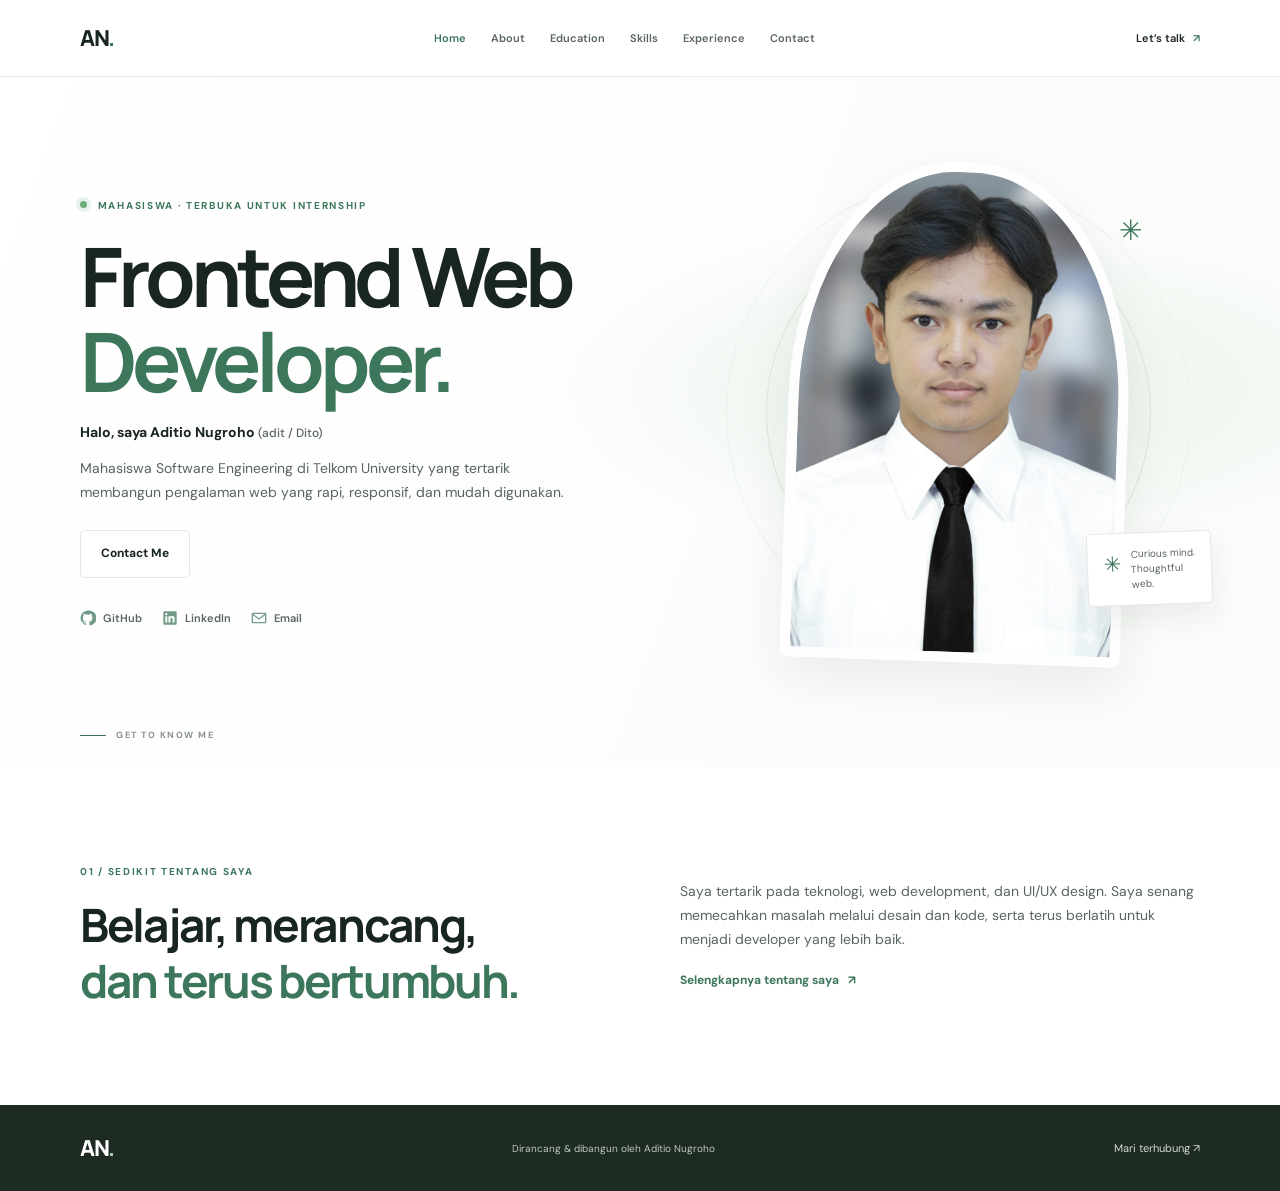
<file: tugas 1/index.html>
<!DOCTYPE html>
<html lang="id">
<head>
  <meta charset="UTF-8">
  <meta name="viewport" content="width=device-width, initial-scale=1.0">
  <meta name="description" content="Portfolio Aditio Nugroho, mahasiswa Software Engineering dengan fokus Frontend Web Development.">
  <title>Aditio Nugroho | Frontend Web Developer</title>
  <link rel="preconnect" href="https://fonts.googleapis.com">
  <link rel="preconnect" href="https://fonts.gstatic.com" crossorigin>
  <link href="https://fonts.googleapis.com/css2?family=DM+Sans:wght@400;500;600;700&family=Manrope:wght@400;500;600;700;800&display=swap" rel="stylesheet">
  <link rel="stylesheet" href="css/global.css">
  <link rel="stylesheet" href="css/home.css">
</head>
<body>
  <header class="site-header">
    <nav class="nav container" aria-label="Navigasi utama">
      <a class="brand" href="index.html">AN<span>.</span></a>
      <ul class="nav-links">
        <li><a class="active" href="index.html">Home</a></li>
        <li><a href="pages/about.html">About</a></li>
        <li><a href="pages/education.html">Education</a></li>
        <li><a href="pages/skills.html">Skills</a></li>
        <li><a href="pages/experience.html">Experience</a></li>
        <li><a href="pages/contact.html">Contact</a></li>
      </ul>
      <a class="nav-cta" href="pages/contact.html">Let’s talk <span aria-hidden="true">↗</span></a>
    </nav>
  </header>

  <main>
    <section class="hero">
      <div class="hero-inner container">
        <div class="hero-copy">
          <p class="eyebrow"><span class="status-dot"></span> MAHASISWA · TERBUKA UNTUK INTERNSHIP</p>
          <h1>Frontend Web<br><span>Developer.</span></h1>
          <p class="hero-name">Halo, saya Aditio Nugroho <span>(adit / Dito)</span></p>
          <p class="hero-description">Mahasiswa Software Engineering di Telkom University yang tertarik membangun pengalaman web yang rapi, responsif, dan mudah digunakan.</p>
          <div class="hero-actions">
            <a class="button button-secondary" href="pages/contact.html">Contact Me</a>
          </div>
          <div class="social-links" aria-label="Social media">
            <a href="https://github.com/" target="_blank" rel="noreferrer"><img src="assets/icons/github.svg" alt=""> GitHub</a>
            <a href="https://www.linkedin.com/" target="_blank" rel="noreferrer"><img src="assets/icons/linkedin.svg" alt=""> LinkedIn</a>
            <a href="pages/contact.html"><img src="assets/icons/email.svg" alt=""> Email</a>
          </div>
        </div>
        <div class="hero-visual">
          <div class="hero-ring ring-one"></div>
          <div class="hero-ring ring-two"></div>
          <img class="profile-image" src="images/foto saya.jpeg" alt="Ilustrasi profil Aditio Nugroho">
          <div class="hero-note"><span>✳</span> Curious mind.<br>Thoughtful web.</div>
          <span class="hero-spark" aria-hidden="true">✳</span>
        </div>
      </div>
      <a class="scroll-cue" href="pages/about.html"><span></span> GET TO KNOW ME</a>
    </section>

    <section class="home-intro section">
      <div class="container home-intro-grid">
        <div>
          <p class="eyebrow">01 / SEDIKIT TENTANG SAYA</p>
          <h2>Belajar, merancang,<br><span>dan terus bertumbuh.</span></h2>
        </div>
        <div>
          <p>Saya tertarik pada teknologi, web development, dan UI/UX design. Saya senang memecahkan masalah melalui desain dan kode, serta terus berlatih untuk menjadi developer yang lebih baik.</p>
          <a class="text-link" href="pages/about.html">Selengkapnya tentang saya <span aria-hidden="true">↗</span></a>
        </div>
      </div>
    </section>

  </main>

  <footer class="site-footer">
    <div class="container footer-inner">
      <a class="brand brand-light" href="index.html">AN<span>.</span></a>
      <p>Dirancang &amp; dibangun oleh Aditio Nugroho</p>
      <a href="pages/contact.html">Mari terhubung <span aria-hidden="true">↗</span></a>
    </div>
  </footer>
</body>
</html>
</file>
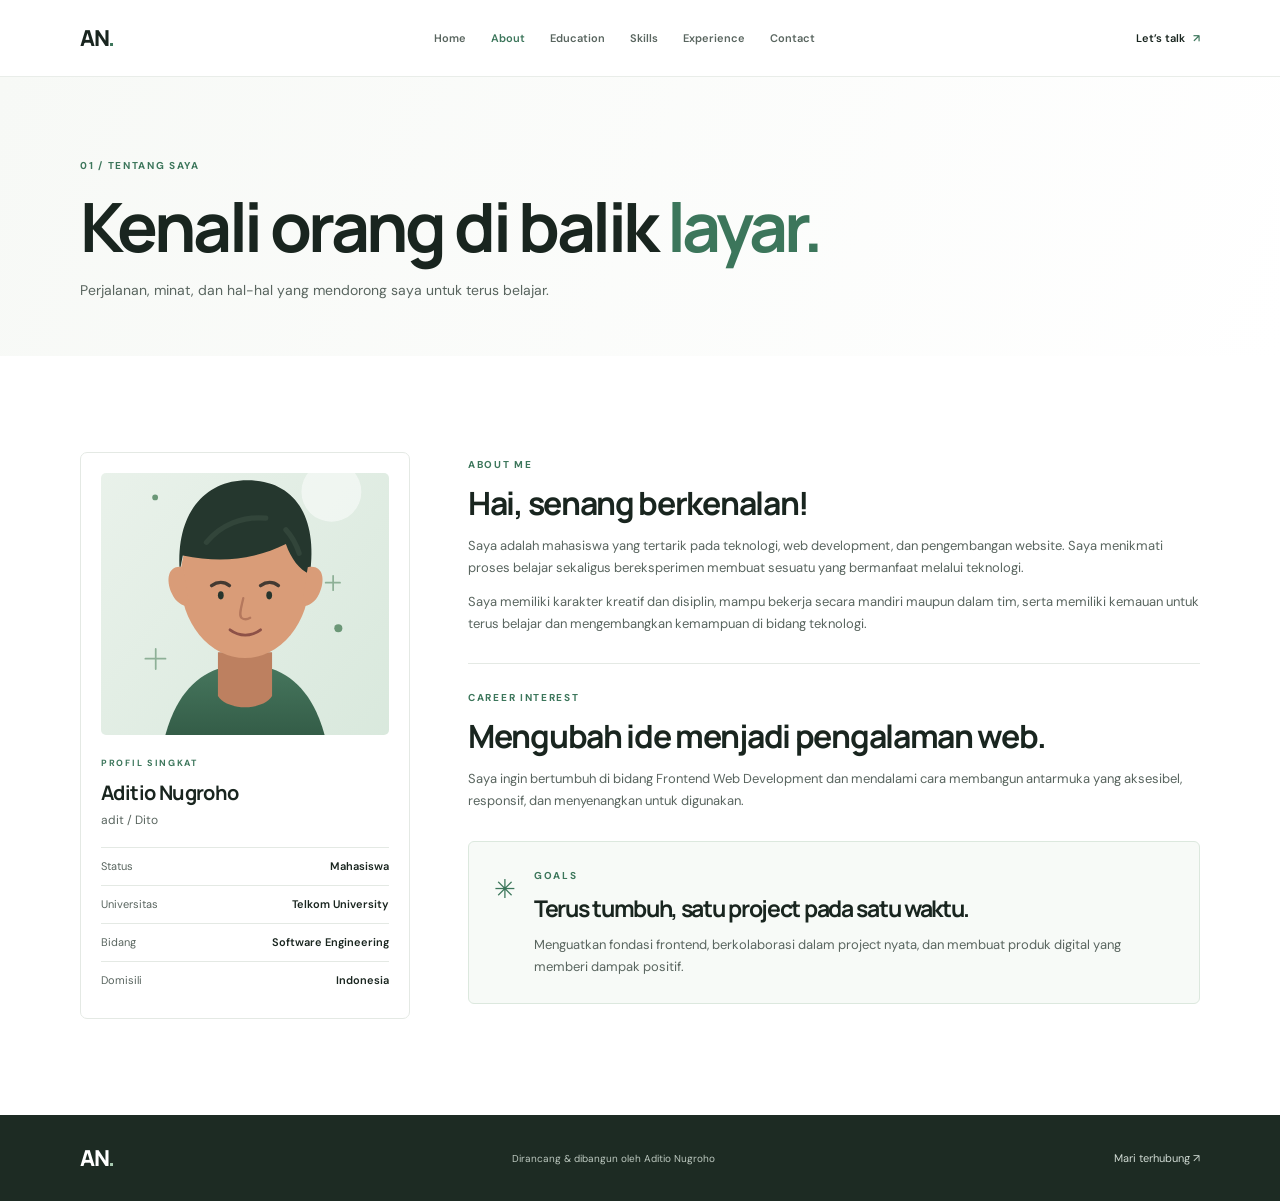
<file: tugas 1/pages/about.html>
<!DOCTYPE html>
<html lang="id">
<head>
  <meta charset="UTF-8">
  <meta name="viewport" content="width=device-width, initial-scale=1.0">
  <meta name="description" content="Tentang Aditio Nugroho, mahasiswa Software Engineering yang berfokus pada frontend development.">
  <title>About | Aditio Nugroho</title>
  <link rel="preconnect" href="https://fonts.googleapis.com"><link rel="preconnect" href="https://fonts.gstatic.com" crossorigin>
  <link href="https://fonts.googleapis.com/css2?family=DM+Sans:wght@400;500;600;700&family=Manrope:wght@400;500;600;700;800&display=swap" rel="stylesheet">
  <link rel="stylesheet" href="../css/global.css"><link rel="stylesheet" href="../css/about.css">
</head>
<body>
  <header class="site-header"><nav class="nav container" aria-label="Navigasi utama">
    <a class="brand" href="../index.html">AN<span>.</span></a>
    <ul class="nav-links">
      <li><a href="../index.html">Home</a></li><li><a class="active" href="about.html">About</a></li><li><a href="education.html">Education</a></li><li><a href="skills.html">Skills</a></li><li><a href="experience.html">Experience</a></li><li><a href="contact.html">Contact</a></li>
    </ul>
    <a class="nav-cta" href="contact.html">Let’s talk <span aria-hidden="true">↗</span></a>
  </nav></header>
  <main>
    <section class="page-hero"><div class="container"><p class="eyebrow">01 / TENTANG SAYA</p><h1>Kenali orang di balik <span>layar.</span></h1><p class="page-lead">Perjalanan, minat, dan hal-hal yang mendorong saya untuk terus belajar.</p></div></section>
    <section class="section"><div class="container about-layout">
      <aside class="profile-card">
        <img src="../images/profile.svg" alt="Ilustrasi profil Aditio Nugroho">
        <p class="eyebrow">PROFIL SINGKAT</p><h2>Aditio Nugroho</h2><p class="profile-nickname">adit / Dito</p>
        <dl><div><dt>Status</dt><dd>Mahasiswa</dd></div><div><dt>Universitas</dt><dd>Telkom University</dd></div><div><dt>Bidang</dt><dd>Software Engineering</dd></div><div><dt>Domisili</dt><dd>Indonesia</dd></div></dl>
      </aside>
      <div class="about-content">
        <article class="about-block"><p class="eyebrow">ABOUT ME</p><h2>Hai, senang berkenalan!</h2><p>Saya adalah mahasiswa yang tertarik pada teknologi, web development, dan pengembangan website. Saya menikmati proses belajar sekaligus bereksperimen membuat sesuatu yang bermanfaat melalui teknologi.</p><p>Saya memiliki karakter kreatif dan disiplin, mampu bekerja secara mandiri maupun dalam tim, serta memiliki kemauan untuk terus belajar dan mengembangkan kemampuan di bidang teknologi.</p></article>
        <article class="about-block interest-block"><p class="eyebrow">CAREER INTEREST</p><h2>Mengubah ide menjadi pengalaman web.</h2><p>Saya ingin bertumbuh di bidang Frontend Web Development dan mendalami cara membangun antarmuka yang aksesibel, responsif, dan menyenangkan untuk digunakan.</p></article>
        <article class="goal-card"><span class="goal-mark" aria-hidden="true">✳</span><div><p class="eyebrow">GOALS</p><h2>Terus tumbuh, satu project pada satu waktu.</h2><p>Menguatkan fondasi frontend, berkolaborasi dalam project nyata, dan membuat produk digital yang memberi dampak positif.</p></div></article>
      </div>
    </div></section>
  </main>
  <footer class="site-footer"><div class="container footer-inner"><a class="brand brand-light" href="../index.html">AN<span>.</span></a><p>Dirancang &amp; dibangun oleh Aditio Nugroho</p><a href="contact.html">Mari terhubung <span aria-hidden="true">↗</span></a></div></footer>
</body>
</html>
</file>
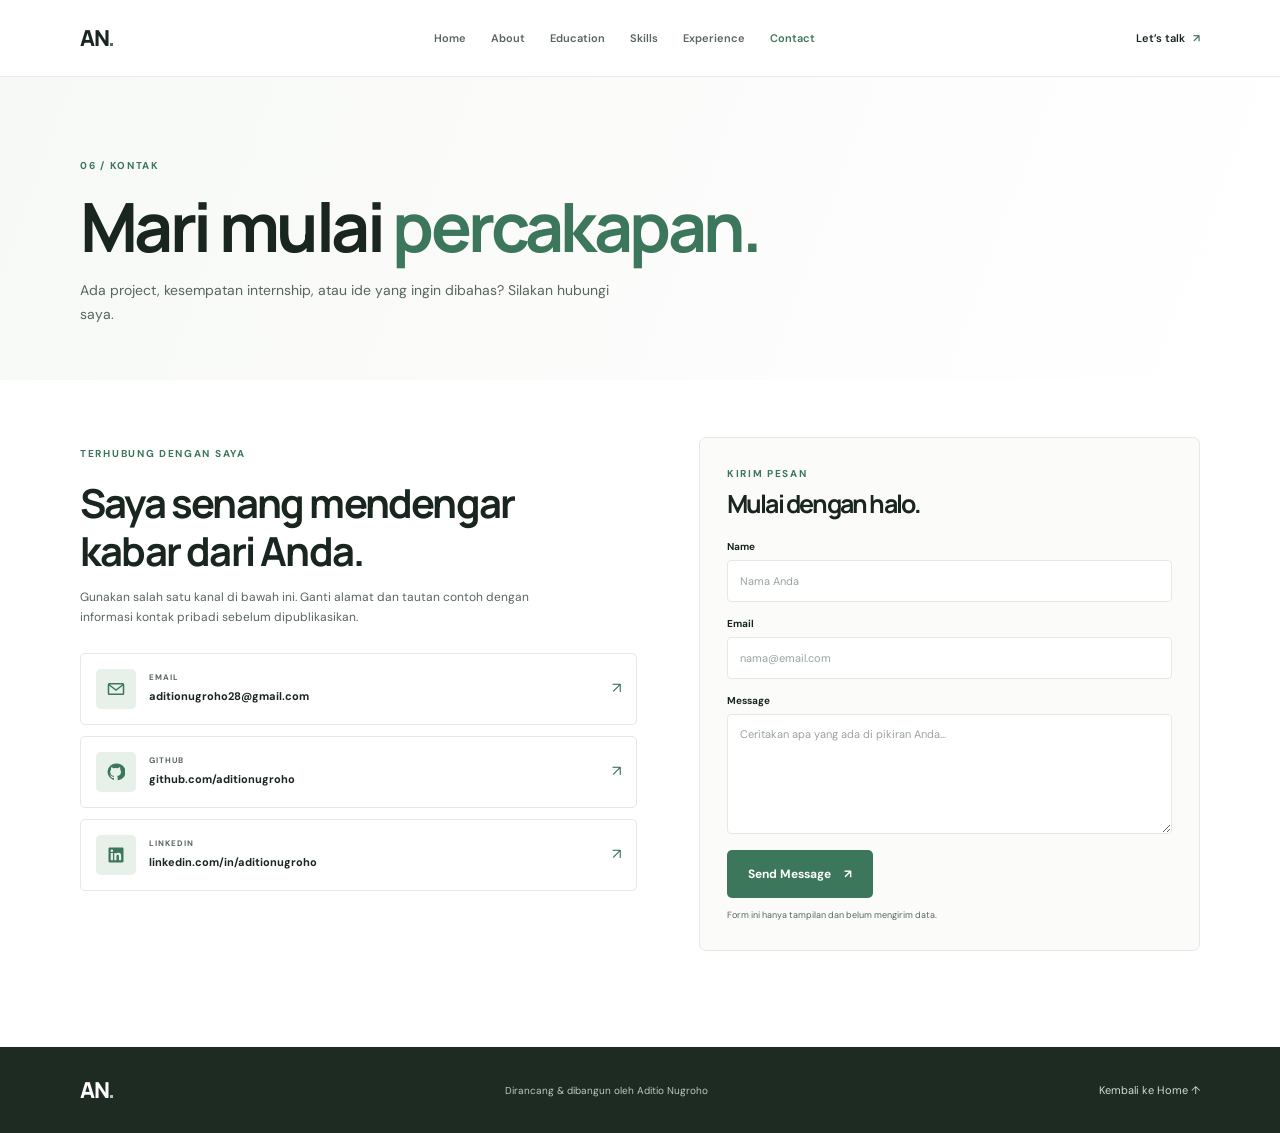
<file: tugas 1/pages/contact.html>
<!DOCTYPE html>
<html lang="id">
<head>
  <meta charset="UTF-8"><meta name="viewport" content="width=device-width, initial-scale=1.0">
  <meta name="description" content="Hubungi Aditio Nugroho melalui email, GitHub, dan LinkedIn."><title>Contact | Aditio Nugroho</title>
  <link rel="preconnect" href="https://fonts.googleapis.com"><link rel="preconnect" href="https://fonts.gstatic.com" crossorigin>
  <link href="https://fonts.googleapis.com/css2?family=DM+Sans:wght@400;500;600;700&family=Manrope:wght@400;500;600;700;800&display=swap" rel="stylesheet">
  <link rel="stylesheet" href="../css/global.css"><link rel="stylesheet" href="../css/contact.css">
</head>
<body>
  <header class="site-header"><nav class="nav container" aria-label="Navigasi utama">
    <a class="brand" href="../index.html">AN<span>.</span></a><ul class="nav-links">
      <li><a href="../index.html">Home</a></li><li><a href="about.html">About</a></li><li><a href="education.html">Education</a></li><li><a href="skills.html">Skills</a></li><li><a href="experience.html">Experience</a></li><li><a class="active" href="contact.html">Contact</a></li>
    </ul><a class="nav-cta" href="contact.html">Let’s talk <span aria-hidden="true">↗</span></a>
  </nav></header>
  <main>
    <section class="page-hero"><div class="container"><p class="eyebrow">06 / KONTAK</p><h1>Mari mulai <span>percakapan.</span></h1><p class="page-lead">Ada project, kesempatan internship, atau ide yang ingin dibahas? Silakan hubungi saya.</p></div></section>
    <section class="section contact-section"><div class="container contact-layout">
      <div class="contact-details"><p class="eyebrow">TERHUBUNG DENGAN SAYA</p><h2>Saya senang mendengar kabar dari Anda.</h2><p class="contact-intro">Gunakan salah satu kanal di bawah ini. Ganti alamat dan tautan contoh dengan informasi kontak pribadi sebelum dipublikasikan.</p>
        <div class="contact-cards">
          <a class="contact-card" href="aditionugroho28@gmail.com"><span class="contact-icon"><img src="../assets/icons/email.svg" alt=""></span><span><small>EMAIL</small><strong>aditionugroho28@gmail.com</strong></span><span class="contact-arrow">↗</span></a>
          <a class="contact-card" href="https://github.com/aditionugroho" target="_blank" rel="noreferrer"><span class="contact-icon"><img src="../assets/icons/github.svg" alt=""></span><span><small>GITHUB</small><strong>github.com/aditionugroho</strong></span><span class="contact-arrow">↗</span></a>
          <a class="contact-card" href="https://www.linkedin.com/in/aditionugroho" target="_blank" rel="noreferrer"><span class="contact-icon"><img src="../assets/icons/linkedin.svg" alt=""></span><span><small>LINKEDIN</small><strong>linkedin.com/in/aditionugroho</strong></span><span class="contact-arrow">↗</span></a>
        </div>
      </div>
      <form class="contact-form">
        <p class="eyebrow">KIRIM PESAN</p><h2>Mulai dengan halo.</h2>
        <label for="name">Name</label><input id="name" name="name" type="text" placeholder="Nama Anda" required>
        <label for="email">Email</label><input id="email" name="email" type="email" placeholder="nama@email.com" required>
        <label for="message">Message</label><textarea id="message" name="message" rows="5" placeholder="Ceritakan apa yang ada di pikiran Anda..." required></textarea>
        <button class="button button-primary" type="button">Send Message <span aria-hidden="true">↗</span></button>
        <p class="form-note">Form ini hanya tampilan dan belum mengirim data.</p>
      </form>
    </div></section>
  </main>
  <footer class="site-footer"><div class="container footer-inner"><a class="brand brand-light" href="../index.html">AN<span>.</span></a><p>Dirancang &amp; dibangun oleh Aditio Nugroho</p><a href="../index.html">Kembali ke Home <span aria-hidden="true">↑</span></a></div></footer>
</body>
</html>
</file>
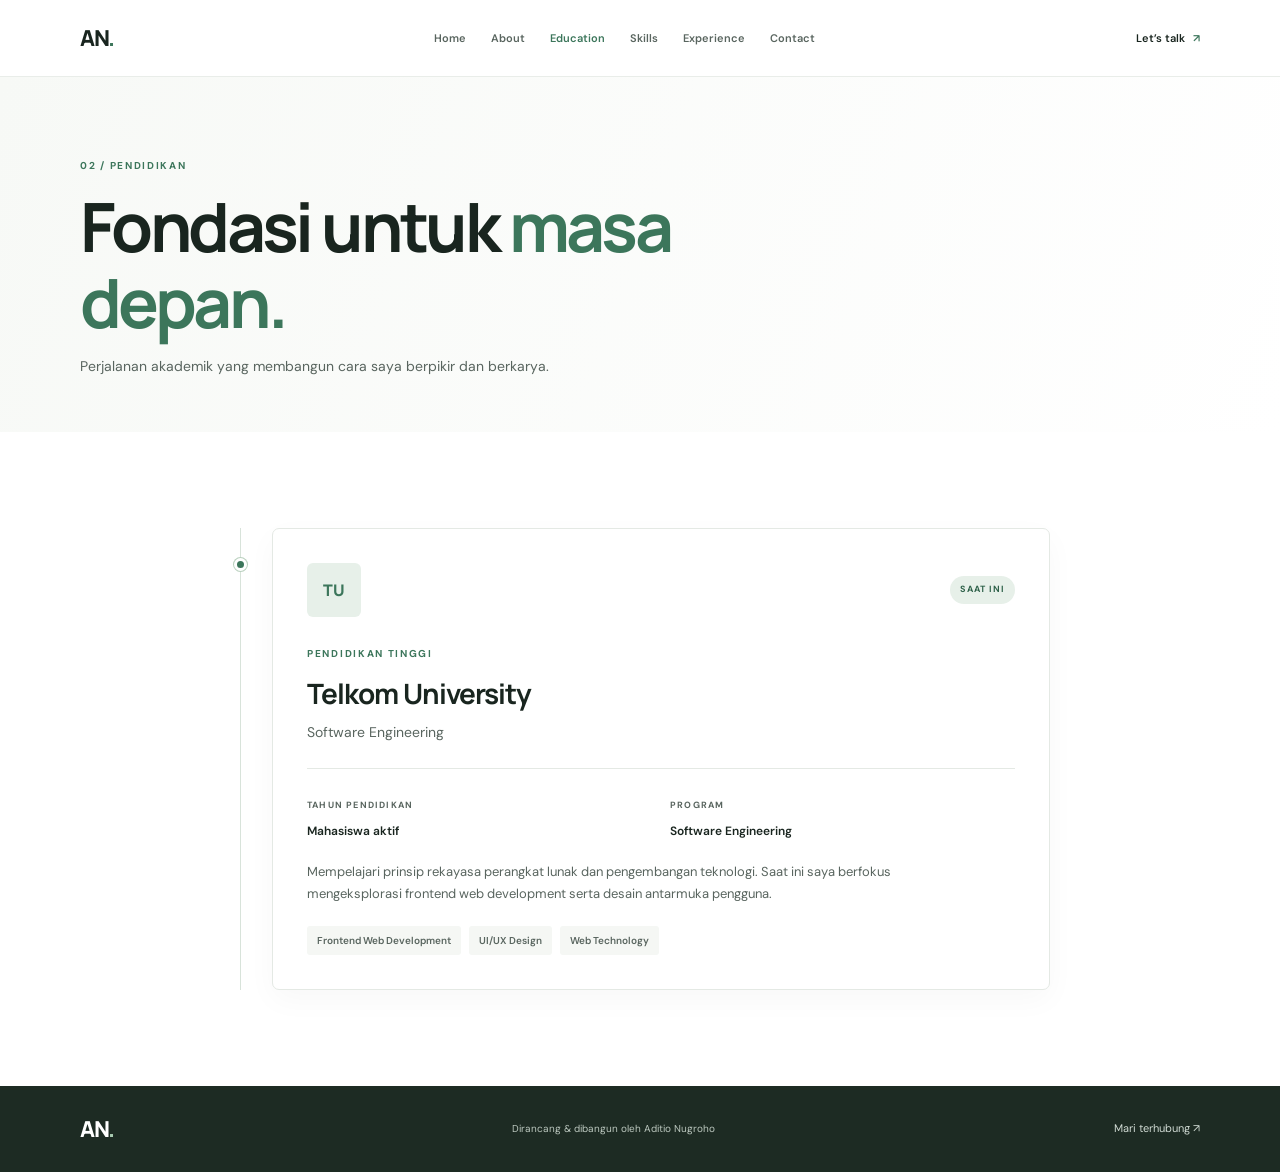
<file: tugas 1/pages/education.html>
<!DOCTYPE html>
<html lang="id">
<head>
  <meta charset="UTF-8"><meta name="viewport" content="width=device-width, initial-scale=1.0">
  <meta name="description" content="Riwayat pendidikan Aditio Nugroho di Telkom University."><title>Education | Aditio Nugroho</title>
  <link rel="preconnect" href="https://fonts.googleapis.com"><link rel="preconnect" href="https://fonts.gstatic.com" crossorigin>
  <link href="https://fonts.googleapis.com/css2?family=DM+Sans:wght@400;500;600;700&family=Manrope:wght@400;500;600;700;800&display=swap" rel="stylesheet">
  <link rel="stylesheet" href="../css/global.css"><link rel="stylesheet" href="../css/education.css">
</head>
<body>
  <header class="site-header"><nav class="nav container" aria-label="Navigasi utama">
    <a class="brand" href="../index.html">AN<span>.</span></a><ul class="nav-links">
      <li><a href="../index.html">Home</a></li><li><a href="about.html">About</a></li><li><a class="active" href="education.html">Education</a></li><li><a href="skills.html">Skills</a></li><li><a href="experience.html">Experience</a></li><li><a href="contact.html">Contact</a></li>
    </ul><a class="nav-cta" href="contact.html">Let’s talk <span aria-hidden="true">↗</span></a>
  </nav></header>
  <main>
    <section class="page-hero"><div class="container"><p class="eyebrow">02 / PENDIDIKAN</p><h1>Fondasi untuk <span>masa depan.</span></h1><p class="page-lead">Perjalanan akademik yang membangun cara saya berpikir dan berkarya.</p></div></section>
    <section class="section"><div class="container education-wrap">
      <div class="timeline-line"><span class="timeline-dot"></span></div>
      <article class="education-card">
        <div class="education-top"><span class="university-mark">TU</span><span class="education-status">SAAT INI</span></div>
        <p class="eyebrow">PENDIDIKAN TINGGI</p><h2>Telkom University</h2><p class="program-name">Software Engineering</p>
        <div class="education-divider"></div>
        <div class="education-info"><div><span class="info-label">TAHUN PENDIDIKAN</span><p>Mahasiswa aktif</p></div><div><span class="info-label">PROGRAM</span><p>Software Engineering</p></div></div>
        <p class="education-description">Mempelajari prinsip rekayasa perangkat lunak dan pengembangan teknologi. Saat ini saya berfokus mengeksplorasi frontend web development serta desain antarmuka pengguna.</p>
        <div class="focus-chips"><span>Frontend Web Development</span><span>UI/UX Design</span><span>Web Technology</span></div>
      </article>
    </div></section>
  </main>
  <footer class="site-footer"><div class="container footer-inner"><a class="brand brand-light" href="../index.html">AN<span>.</span></a><p>Dirancang &amp; dibangun oleh Aditio Nugroho</p><a href="contact.html">Mari terhubung <span aria-hidden="true">↗</span></a></div></footer>
</body>
</html>
</file>
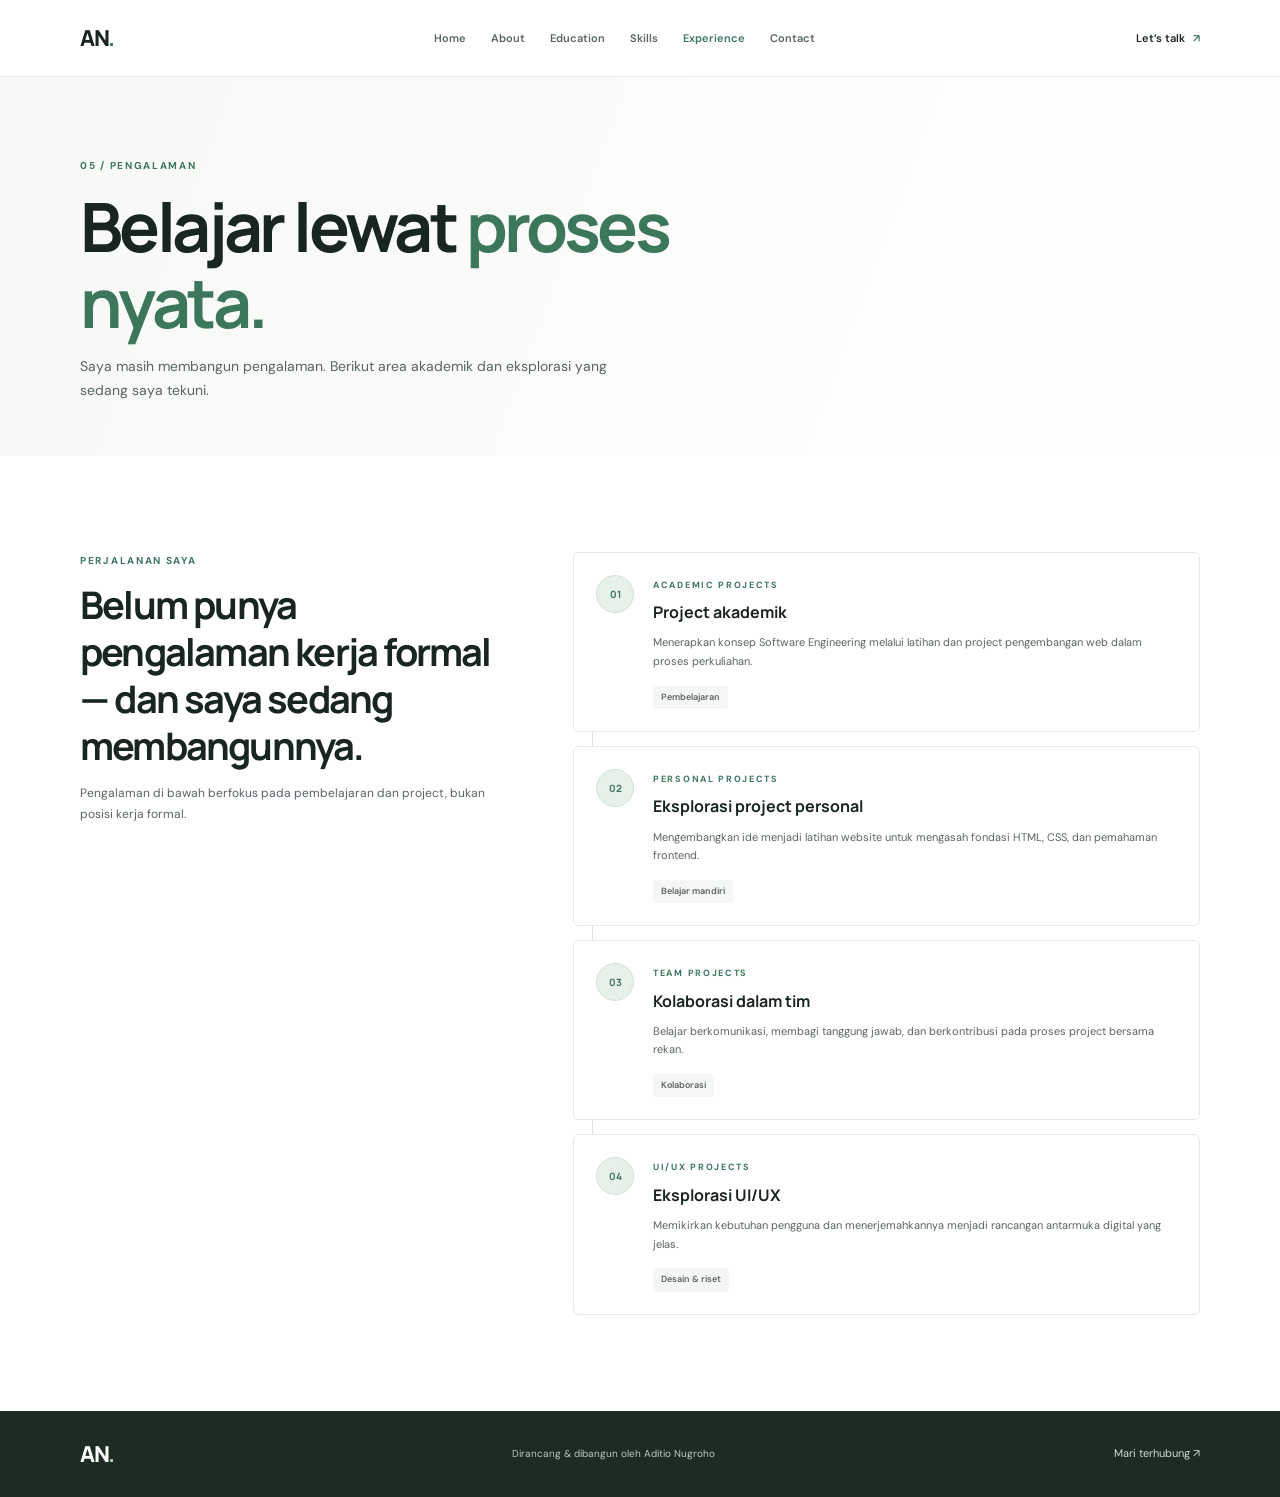
<file: tugas 1/pages/experience.html>
<!DOCTYPE html>
<html lang="id">
<head>
  <meta charset="UTF-8"><meta name="viewport" content="width=device-width, initial-scale=1.0">
  <meta name="description" content="Pengalaman akademik dan project personal Aditio Nugroho."><title>Experience | Aditio Nugroho</title>
  <link rel="preconnect" href="https://fonts.googleapis.com"><link rel="preconnect" href="https://fonts.gstatic.com" crossorigin>
  <link href="https://fonts.googleapis.com/css2?family=DM+Sans:wght@400;500;600;700&family=Manrope:wght@400;500;600;700;800&display=swap" rel="stylesheet">
  <link rel="stylesheet" href="../css/global.css"><link rel="stylesheet" href="../css/experience.css">
</head>
<body>
  <header class="site-header"><nav class="nav container" aria-label="Navigasi utama">
    <a class="brand" href="../index.html">AN<span>.</span></a><ul class="nav-links">
      <li><a href="../index.html">Home</a></li><li><a href="about.html">About</a></li><li><a href="education.html">Education</a></li><li><a href="skills.html">Skills</a></li><li><a class="active" href="experience.html">Experience</a></li><li><a href="contact.html">Contact</a></li>
    </ul><a class="nav-cta" href="contact.html">Let’s talk <span aria-hidden="true">↗</span></a>
  </nav></header>
  <main>
    <section class="page-hero"><div class="container"><p class="eyebrow">05 / PENGALAMAN</p><h1>Belajar lewat <span>proses nyata.</span></h1><p class="page-lead">Saya masih membangun pengalaman. Berikut area akademik dan eksplorasi yang sedang saya tekuni.</p></div></section>
    <section class="section experience-section"><div class="container experience-layout">
      <div class="experience-note"><p class="eyebrow">PERJALANAN SAYA</p><h2>Belum punya pengalaman kerja formal — dan saya sedang membangunnya.</h2><p>Pengalaman di bawah berfokus pada pembelajaran dan project, bukan posisi kerja formal.</p></div>
      <div class="experience-timeline">
        <article class="experience-card"><span class="timeline-marker">01</span><div><p class="eyebrow">ACADEMIC PROJECTS</p><h3>Project akademik</h3><p>Menerapkan konsep Software Engineering melalui latihan dan project pengembangan web dalam proses perkuliahan.</p><span class="experience-type">Pembelajaran</span></div></article>
        <article class="experience-card"><span class="timeline-marker">02</span><div><p class="eyebrow">PERSONAL PROJECTS</p><h3>Eksplorasi project personal</h3><p>Mengembangkan ide menjadi latihan website untuk mengasah fondasi HTML, CSS, dan pemahaman frontend.</p><span class="experience-type">Belajar mandiri</span></div></article>
        <article class="experience-card"><span class="timeline-marker">03</span><div><p class="eyebrow">TEAM PROJECTS</p><h3>Kolaborasi dalam tim</h3><p>Belajar berkomunikasi, membagi tanggung jawab, dan berkontribusi pada proses project bersama rekan.</p><span class="experience-type">Kolaborasi</span></div></article>
        <article class="experience-card"><span class="timeline-marker">04</span><div><p class="eyebrow">UI/UX PROJECTS</p><h3>Eksplorasi UI/UX</h3><p>Memikirkan kebutuhan pengguna dan menerjemahkannya menjadi rancangan antarmuka digital yang jelas.</p><span class="experience-type">Desain &amp; riset</span></div></article>
      </div>
    </div></section>
  </main>
  <footer class="site-footer"><div class="container footer-inner"><a class="brand brand-light" href="../index.html">AN<span>.</span></a><p>Dirancang &amp; dibangun oleh Aditio Nugroho</p><a href="contact.html">Mari terhubung <span aria-hidden="true">↗</span></a></div></footer>
</body>
</html>
</file>
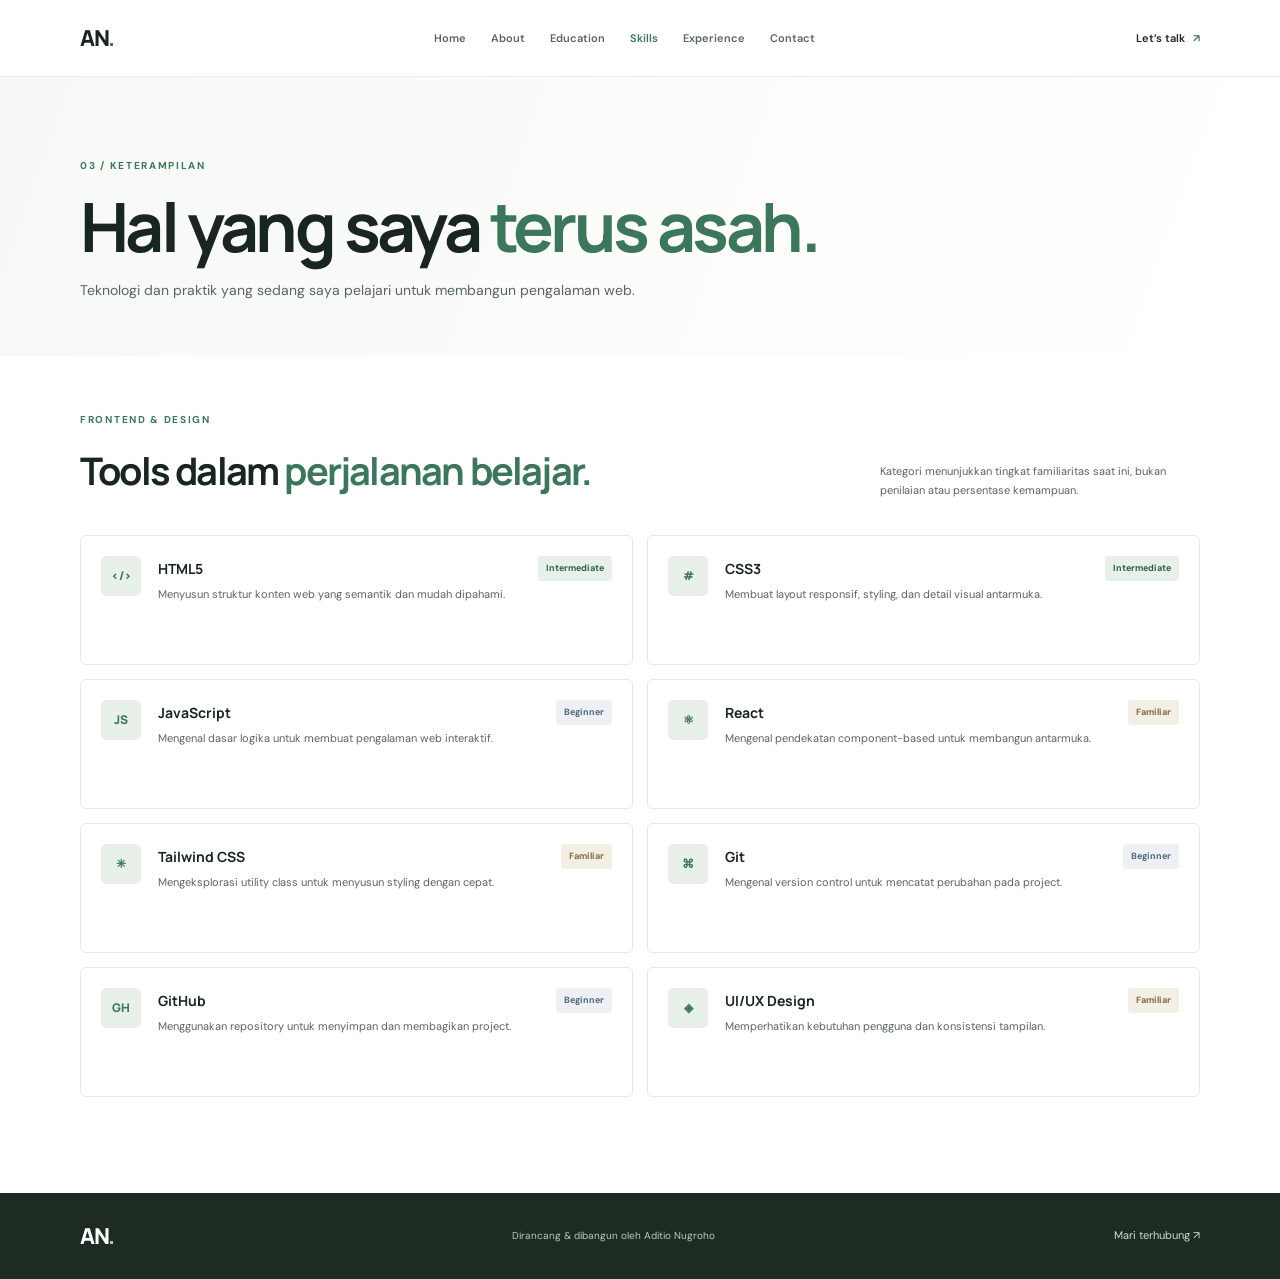
<file: tugas 1/pages/skills.html>
<!DOCTYPE html>
<html lang="id">
<head>
  <meta charset="UTF-8"><meta name="viewport" content="width=device-width, initial-scale=1.0">
  <meta name="description" content="Keterampilan frontend dan UI/UX Aditio Nugroho."><title>Skills | Aditio Nugroho</title>
  <link rel="preconnect" href="https://fonts.googleapis.com"><link rel="preconnect" href="https://fonts.gstatic.com" crossorigin>
  <link href="https://fonts.googleapis.com/css2?family=DM+Sans:wght@400;500;600;700&family=Manrope:wght@400;500;600;700;800&display=swap" rel="stylesheet">
  <link rel="stylesheet" href="../css/global.css"><link rel="stylesheet" href="../css/skills.css">
</head>
<body>
  <header class="site-header"><nav class="nav container" aria-label="Navigasi utama">
    <a class="brand" href="../index.html">AN<span>.</span></a><ul class="nav-links">
      <li><a href="../index.html">Home</a></li><li><a href="about.html">About</a></li><li><a href="education.html">Education</a></li><li><a class="active" href="skills.html">Skills</a></li><li><a href="experience.html">Experience</a></li><li><a href="contact.html">Contact</a></li>
    </ul><a class="nav-cta" href="contact.html">Let’s talk <span aria-hidden="true">↗</span></a>
  </nav></header>
  <main>
    <section class="page-hero"><div class="container"><p class="eyebrow">03 / KETERAMPILAN</p><h1>Hal yang saya <span>terus asah.</span></h1><p class="page-lead">Teknologi dan praktik yang sedang saya pelajari untuk membangun pengalaman web.</p></div></section>
    <section class="section skills-section"><div class="container">
      <div class="skills-heading"><div><p class="eyebrow">FRONTEND &amp; DESIGN</p><h2>Tools dalam <span>perjalanan belajar.</span></h2></div><p>Kategori menunjukkan tingkat familiaritas saat ini, bukan penilaian atau persentase kemampuan.</p></div>
      <div class="skills-grid">
        <article class="skill-card"><span class="skill-icon">&lt;/&gt;</span><div><h3>HTML5</h3><p>Menyusun struktur konten web yang semantik dan mudah dipahami.</p></div><span class="skill-level level-intermediate">Intermediate</span></article>
        <article class="skill-card"><span class="skill-icon">#</span><div><h3>CSS3</h3><p>Membuat layout responsif, styling, dan detail visual antarmuka.</p></div><span class="skill-level level-intermediate">Intermediate</span></article>
        <article class="skill-card"><span class="skill-icon">JS</span><div><h3>JavaScript</h3><p>Mengenal dasar logika untuk membuat pengalaman web interaktif.</p></div><span class="skill-level level-beginner">Beginner</span></article>
        <article class="skill-card"><span class="skill-icon">⚛</span><div><h3>React</h3><p>Mengenal pendekatan component-based untuk membangun antarmuka.</p></div><span class="skill-level level-familiar">Familiar</span></article>
        <article class="skill-card"><span class="skill-icon">✳</span><div><h3>Tailwind CSS</h3><p>Mengeksplorasi utility class untuk menyusun styling dengan cepat.</p></div><span class="skill-level level-familiar">Familiar</span></article>
        <article class="skill-card"><span class="skill-icon">⌘</span><div><h3>Git</h3><p>Mengenal version control untuk mencatat perubahan pada project.</p></div><span class="skill-level level-beginner">Beginner</span></article>
        <article class="skill-card"><span class="skill-icon">GH</span><div><h3>GitHub</h3><p>Menggunakan repository untuk menyimpan dan membagikan project.</p></div><span class="skill-level level-beginner">Beginner</span></article>
        <article class="skill-card"><span class="skill-icon">◈</span><div><h3>UI/UX Design</h3><p>Memperhatikan kebutuhan pengguna dan konsistensi tampilan.</p></div><span class="skill-level level-familiar">Familiar</span></article>
      </div>
    </div></section>
  </main>
  <footer class="site-footer"><div class="container footer-inner"><a class="brand brand-light" href="../index.html">AN<span>.</span></a><p>Dirancang &amp; dibangun oleh Aditio Nugroho</p><a href="contact.html">Mari terhubung <span aria-hidden="true">↗</span></a></div></footer>
</body>
</html>
</file>
<file: tugas 1/css/global.css>
:root {
  --ink: #19251f;
  --body: #59655f;
  --muted: #f5f7f4;
  --line: #e4e9e4;
  --accent: #3c765b;
  --accent-dark: #2e6149;
  --accent-soft: #e7f0e9;
  --white: #fff;
  --font-body: "DM Sans", sans-serif;
  --font-heading: "Manrope", sans-serif;
  --container: 1120px;
  --space: 96px;
}

* { box-sizing: border-box; }
html { scroll-behavior: smooth; scroll-padding-top: 88px; }
body {
  margin: 0;
  background: var(--white);
  color: var(--ink);
  font: 15px/1.7 var(--font-body);
  -webkit-font-smoothing: antialiased;
}
a { color: inherit; text-decoration: none; }
img { display: block; max-width: 100%; }
button, input, textarea { font: inherit; }
a:focus-visible, button:focus-visible, input:focus-visible, textarea:focus-visible {
  outline: 3px solid #a4c9af;
  outline-offset: 3px;
}
h1, h2, h3, p { margin-top: 0; }
h1, h2, h3 { font-family: var(--font-heading); }
.container { width: min(var(--container), calc(100% - 64px)); margin-inline: auto; }

.site-header {
  position: sticky;
  z-index: 10;
  top: 0;
  border-bottom: 1px solid rgb(228 233 228 / 80%);
  background: rgb(255 255 255 / 94%);
  backdrop-filter: blur(14px);
}
.nav { display: flex; min-height: 76px; align-items: center; justify-content: space-between; gap: 24px; }
.brand { flex: 0 0 auto; font: 800 22px/1 var(--font-heading); letter-spacing: -1.4px; }
.brand span { color: var(--accent); }
.nav-links { display: flex; align-items: center; gap: clamp(12px, 2vw, 25px); margin: 0; padding: 0; list-style: none; }
.nav-links a, .nav-cta { color: var(--body); font-size: 11px; font-weight: 600; transition: color 180ms ease; }
.nav-links a:hover, .nav-links a.active, .nav-cta:hover { color: var(--accent); }
.nav-cta { flex: 0 0 auto; color: var(--ink); }
.nav-cta span { margin-left: 5px; color: var(--accent); }
.eyebrow { margin-bottom: 17px; color: var(--accent); font-size: 10px; font-weight: 700; letter-spacing: 1.7px; }
.page-hero { padding: 80px 0 53px; background: linear-gradient(110deg, #f7f9f6, #fff); }
.page-hero .eyebrow { margin-bottom: 14px; }
.page-hero h1 { max-width: 780px; margin-bottom: 15px; font-size: clamp(42px, 6vw, 68px); letter-spacing: -3.6px; line-height: 1.12; }
.page-hero h1 span, .section h2 span { color: var(--accent); }
.page-lead { max-width: 560px; margin-bottom: 0; color: var(--body); font-size: 14px; }
.section { padding-block: var(--space); }
.section-muted { background: var(--muted); }
.button {
  display: inline-flex;
  min-height: 48px;
  align-items: center;
  justify-content: center;
  gap: 13px;
  padding: 0 20px;
  border: 1px solid transparent;
  border-radius: 5px;
  cursor: pointer;
  font-size: 12px;
  font-weight: 700;
  transition: transform 180ms ease, background-color 180ms ease, border-color 180ms ease;
}
.button:hover { transform: translateY(-2px); }
.button-primary { color: var(--white); background: var(--accent); }
.button-primary:hover { background: var(--accent-dark); }
.button-secondary { border-color: var(--line); background: var(--white); }
.button-secondary:hover, .button-outline:hover { border-color: var(--accent); }
.button-small { min-height: 39px; padding-inline: 14px; font-size: 11px; }
.button-outline { border-color: var(--line); color: var(--ink); background: var(--white); }
.text-link { display: inline-flex; align-items: center; gap: 9px; color: var(--accent); font-size: 12px; font-weight: 700; }
.text-link span { transition: transform 180ms ease; }
.text-link:hover span { transform: translate(3px, -3px); }
.site-footer { background: #1d2b23; color: var(--white); }
.footer-inner { display: flex; min-height: 86px; align-items: center; justify-content: space-between; gap: 20px; }
.brand-light { color: var(--white); }
.brand-light span { color: #a8cbb1; }
.footer-inner p { margin: 0; color: #bdc9c0; font-size: 10px; }
.footer-inner > a:last-child { color: #d1dbd4; font-size: 11px; transition: color 180ms ease; }
.footer-inner > a:last-child:hover { color: var(--white); }

@media (max-width: 980px) {
  .container { width: calc(100% - 48px); }
  .nav { gap: 14px; }
  .nav-links { gap: 13px; }
  .nav-links a, .nav-cta { font-size: 10px; }
}
@media (max-width: 720px) {
  :root { --space: 70px; }
  html { scroll-padding-top: 100px; }
  .container { width: calc(100% - 40px); }
  .nav { min-height: 92px; flex-wrap: wrap; justify-content: space-between; gap: 0 14px; padding-top: 13px; }
  .brand { font-size: 20px; }
  .nav-cta { margin-left: auto; }
  .nav-links { order: 2; width: 100%; justify-content: space-between; gap: 14px; overflow-x: auto; padding: 8px 0 12px; scrollbar-width: none; }
  .nav-links::-webkit-scrollbar { display: none; }
  .nav-links a { white-space: nowrap; font-size: 10px; }
  .page-hero { padding: 58px 0 38px; }
  .page-hero h1 { font-size: clamp(40px, 10vw, 55px); letter-spacing: -2.5px; }
  .page-lead { font-size: 13px; }
  .footer-inner { min-height: 105px; flex-wrap: wrap; gap: 8px 16px; padding-block: 18px; }
  .footer-inner p { order: 1; width: 100%; }
}
@media (prefers-reduced-motion: reduce) {
  *, *::before, *::after { scroll-behavior: auto !important; transition-duration: .01ms !important; }
}
</file>
<file: tugas 1/css/home.css>
.hero {
  position: relative;
  display: flex;
  min-height: min(690px, calc(100svh - 76px));
  align-items: center;
  overflow: hidden;
  background: radial-gradient(ellipse at 77% 45%, #e8f1e9 0, transparent 31%), linear-gradient(110deg, #fff, #fafcf9);
}
.hero-inner { display: grid; grid-template-columns: 1.1fr .9fr; align-items: center; gap: 45px; padding-block: 70px 90px; }
.hero-copy { position: relative; z-index: 1; }
.hero-copy .eyebrow { margin-bottom: 20px; }
.status-dot { display: inline-block; width: 7px; height: 7px; margin: 0 7px 1px 0; border-radius: 50%; background: #6dad7e; box-shadow: 0 0 0 4px #e8f2ea; }
.hero h1 { margin-bottom: 17px; font-size: clamp(52px, 7vw, 82px); font-weight: 700; letter-spacing: -5px; line-height: 1.04; }
.hero h1 span { color: var(--accent); }
.hero-name { margin-bottom: 12px; font-size: 14px; font-weight: 700; }
.hero-name span { color: var(--body); font-size: 12px; font-weight: 500; }
.hero-description { max-width: 500px; margin-bottom: 25px; color: var(--body); font-size: 14px; }
.hero-actions { display: flex; flex-wrap: wrap; gap: 11px; }
.social-links { display: flex; flex-wrap: wrap; gap: 20px; margin-top: 31px; }
.social-links a { display: inline-flex; align-items: center; gap: 7px; color: var(--body); font-size: 11px; font-weight: 600; transition: color 180ms ease; }
.social-links a:hover { color: var(--accent); }
.social-links img { width: 16px; height: 16px; opacity: .72; }
.hero-visual { position: relative; display: grid; min-height: 440px; place-items: center; }
.profile-image { position: relative; z-index: 1; width: min(340px, 75%); border: 10px solid rgb(255 255 255 / 83%); border-radius: 48% 48% 8px 8px; box-shadow: 0 18px 50px rgb(25 37 31 / 8%); transform: rotate(2deg); }
.hero-ring { position: absolute; border: 1px solid #dce8de; border-radius: 50%; }
.ring-one { width: 385px; height: 385px; }
.ring-two { width: 465px; height: 465px; border-color: #edf2ed; }
.hero-note { position: absolute; z-index: 2; right: -12px; bottom: 57px; padding: 13px 16px; border: 1px solid var(--line); border-radius: 5px; background: var(--white); box-shadow: 0 12px 30px rgb(25 37 31 / 8%); color: var(--body); font-size: 10px; line-height: 1.5; transform: rotate(-2deg); }
.hero-note span { float: left; margin: 2px 9px 0 0; color: var(--accent); font-size: 21px; }
.hero-spark { position: absolute; top: 45px; right: 12%; color: var(--accent); font-size: 28px; }
.scroll-cue { position: absolute; bottom: 24px; left: max(32px, calc((100vw - var(--container)) / 2)); display: flex; align-items: center; gap: 10px; color: #89948d; font-size: 9px; font-weight: 700; letter-spacing: 1.5px; }
.scroll-cue span { width: 26px; height: 1px; background: var(--accent); }
.home-intro-grid { display: grid; grid-template-columns: 1fr 1fr; align-items: center; gap: 80px; }
.home-intro h2, .section-title-row h2 { margin-bottom: 0; font-size: clamp(33px, 4vw, 46px); letter-spacing: -2.3px; line-height: 1.22; }
.home-intro-grid > div:last-child { color: var(--body); font-size: 14px; }
.home-intro-grid > div:last-child p { margin-bottom: 17px; }
.section-title-row { display: flex; align-items: end; justify-content: space-between; gap: 28px; margin-bottom: 32px; }
.section-title-row .eyebrow { margin-bottom: 12px; }
.featured-projects { display: grid; grid-template-columns: repeat(2, 1fr); gap: 20px; }
.featured-card { position: relative; display: block; overflow: hidden; border: 1px solid var(--line); border-radius: 7px; background: var(--white); transition: transform 180ms ease, box-shadow 180ms ease; }
.featured-card:hover { transform: translateY(-4px); box-shadow: 0 16px 34px rgb(25 37 31 / 7%); }
.featured-card img { width: 100%; aspect-ratio: 2.15; object-fit: cover; }
.featured-card > span:nth-of-type(1) { display: grid; gap: 4px; padding: 18px 20px 20px; }
.featured-card small { color: var(--accent); font-size: 9px; font-weight: 700; letter-spacing: 1.2px; }
.featured-card strong { font: 700 16px var(--font-heading); }
.card-arrow { position: absolute; right: 20px; bottom: 22px; color: var(--accent); }
@media (max-width: 980px) {
  .hero-inner { grid-template-columns: 1fr .85fr; gap: 10px; }
  .hero h1 { font-size: clamp(52px, 7vw, 68px); }
  .hero-visual { min-height: 370px; }
  .ring-one { width: 320px; height: 320px; }
  .ring-two { width: 390px; height: 390px; }
  .hero-note { right: -5px; }
}
@media (max-width: 720px) {
  .hero { min-height: auto; }
  .hero-inner { grid-template-columns: 1fr; gap: 5px; padding-block: 58px 75px; }
  .hero h1 { font-size: clamp(50px, 12vw, 70px); letter-spacing: -3.7px; }
  .hero-description { max-width: 540px; font-size: 13px; }
  .hero-visual { min-height: 350px; margin-top: 12px; }
  .profile-image { width: min(275px, 68%); }
  .ring-one { width: 300px; height: 300px; }
  .ring-two { width: 360px; height: 360px; }
  .hero-note { right: max(1%, calc((100% - 315px) / 2)); bottom: 28px; }
  .hero-spark { top: 15px; right: 15%; }
  .scroll-cue { bottom: 22px; left: 20px; }
  .home-intro-grid { grid-template-columns: 1fr; gap: 18px; }
  .section-title-row { align-items: start; flex-direction: column; gap: 15px; }
  .featured-projects { grid-template-columns: 1fr; }
}
</file>
<file: tugas 1/css/about.css>
.about-layout { display: grid; grid-template-columns: 330px 1fr; align-items: start; gap: 58px; }
.profile-card { position: sticky; top: 108px; padding: 20px; border: 1px solid var(--line); border-radius: 7px; background: var(--white); }
.profile-card > img { width: 100%; aspect-ratio: 1.1; margin-bottom: 21px; border-radius: 5px; object-fit: cover; }
.profile-card .eyebrow { margin-bottom: 5px; font-size: 9px; }
.profile-card h2 { margin-bottom: 0; font-size: 20px; letter-spacing: -.6px; }
.profile-nickname { margin-bottom: 17px; color: var(--body); font-size: 12px; }
.profile-card dl { margin: 0; }
.profile-card dl div { display: flex; justify-content: space-between; gap: 10px; padding: 9px 0; border-top: 1px solid var(--line); font-size: 11px; }
.profile-card dt { color: var(--body); }
.profile-card dd { margin: 0; text-align: right; font-weight: 600; }
.about-content { padding-top: 4px; }
.about-block { padding-bottom: 28px; }
.about-block + .about-block { padding-top: 25px; border-top: 1px solid var(--line); }
.about-block .eyebrow, .goal-card .eyebrow { margin-bottom: 10px; }
.about-block h2, .goal-card h2 { margin-bottom: 12px; font-size: clamp(24px, 3vw, 32px); letter-spacing: -1.3px; line-height: 1.25; }
.about-block > p:not(.eyebrow), .goal-card p:last-child { margin-bottom: 12px; color: var(--body); font-size: 13px; }
.about-block > p:last-child { margin-bottom: 0; }
.goal-card { display: flex; gap: 18px; padding: 25px; border: 1px solid #dce8de; border-radius: 6px; background: #f7faf7; }
.goal-mark { color: var(--accent); font-size: 26px; }
.goal-card h2 { font-size: 23px; }
.goal-card p:last-child { margin-bottom: 0; }
@media (max-width: 800px) { .about-layout { grid-template-columns: 260px 1fr; gap: 30px; } }
@media (max-width: 650px) {
  .about-layout { grid-template-columns: 1fr; gap: 35px; }
  .profile-card { position: static; max-width: 430px; }
  .profile-card > img { aspect-ratio: 1.5; }
}
</file>
<file: tugas 1/css/contact.css>
.contact-section { padding-top: 57px; }
.contact-layout { display: grid; grid-template-columns: 1fr .9fr; align-items: start; gap: 62px; }
.contact-details { padding-top: 8px; }
.contact-details > h2, .contact-form h2 { max-width: 460px; margin-bottom: 12px; font-size: clamp(28px, 3.8vw, 40px); letter-spacing: -1.8px; line-height: 1.2; }
.contact-intro { max-width: 470px; margin-bottom: 25px; color: var(--body); font-size: 12px; }
.contact-cards { display: grid; gap: 11px; }
.contact-card { display: flex; align-items: center; gap: 13px; padding: 15px; border: 1px solid var(--line); border-radius: 5px; background: var(--white); transition: border-color 180ms ease, transform 180ms ease; }
.contact-card:hover { transform: translateX(3px); border-color: #c3d6c7; }
.contact-icon { display: grid; width: 40px; height: 40px; flex: 0 0 auto; place-items: center; border-radius: 5px; background: var(--accent-soft); }
.contact-icon img { width: 18px; height: 18px; }
.contact-card > span:nth-child(2) { display: grid; min-width: 0; gap: 2px; }
.contact-card small { color: var(--body); font-size: 8px; font-weight: 700; letter-spacing: 1px; }
.contact-card strong { overflow-wrap: anywhere; font-size: 11px; }
.contact-arrow { margin-left: auto; color: var(--accent); }
.contact-form { padding: 27px; border: 1px solid var(--line); border-radius: 7px; background: #fbfcfa; }
.contact-form .eyebrow { margin-bottom: 7px; }
.contact-form h2 { margin-bottom: 19px; font-size: 25px; }
.contact-form label { display: block; margin: 13px 0 5px; font-size: 10px; font-weight: 700; }
.contact-form input, .contact-form textarea { display: block; width: 100%; border: 1px solid var(--line); border-radius: 4px; background: var(--white); color: var(--ink); font-size: 11px; }
.contact-form input { height: 42px; padding: 0 12px; }
.contact-form textarea { min-height: 120px; padding: 10px 12px; resize: vertical; }
.contact-form input::placeholder, .contact-form textarea::placeholder { color: #9aa49d; }
.contact-form .button { margin-top: 16px; }
.form-note { margin: 10px 0 0; color: var(--body); font-size: 9px; }
@media (max-width: 780px) { .contact-layout { grid-template-columns: 1fr; gap: 34px; } .contact-form { max-width: none; } }
@media (max-width: 500px) { .contact-form { padding: 20px; } }
</file>
<file: tugas 1/css/education.css>
.education-wrap { position: relative; max-width: 820px; padding-left: 42px; }
.timeline-line { position: absolute; top: 0; bottom: 0; left: 10px; width: 1px; background: #d8e3da; }
.timeline-dot { position: absolute; top: 30px; left: -6px; width: 13px; height: 13px; border: 3px solid var(--white); border-radius: 50%; background: var(--accent); box-shadow: 0 0 0 1px #b9d0be; }
.education-card { padding: 34px; border: 1px solid var(--line); border-radius: 7px; background: var(--white); box-shadow: 0 10px 30px rgb(25 37 31 / 3%); }
.education-top { display: flex; align-items: center; justify-content: space-between; margin-bottom: 28px; }
.university-mark { display: grid; width: 54px; height: 54px; place-items: center; border-radius: 6px; background: var(--accent-soft); color: var(--accent); font: 800 16px var(--font-heading); }
.education-status { padding: 6px 10px; border-radius: 20px; background: var(--accent-soft); color: var(--accent-dark); font-size: 9px; font-weight: 700; letter-spacing: 1px; }
.education-card .eyebrow { margin-bottom: 8px; }
.education-card h2 { margin-bottom: 3px; font-size: 28px; letter-spacing: -1px; }
.program-name { margin-bottom: 23px; color: var(--body); font-size: 14px; }
.education-divider { height: 1px; margin-bottom: 22px; background: var(--line); }
.education-info { display: grid; grid-template-columns: 1fr 1fr; gap: 18px; margin-bottom: 20px; }
.info-label { color: var(--body); font-size: 9px; font-weight: 700; letter-spacing: 1.2px; }
.education-info p { margin: 5px 0 0; font-size: 12px; font-weight: 600; }
.education-description { max-width: 650px; margin-bottom: 20px; color: var(--body); font-size: 13px; }
.focus-chips { display: flex; flex-wrap: wrap; gap: 8px; }
.focus-chips span { padding: 6px 10px; border-radius: 3px; background: var(--muted); color: var(--body); font-size: 10px; font-weight: 600; }
@media (max-width: 600px) {
  .education-wrap { padding-left: 27px; }
  .timeline-line { left: 4px; }
  .education-card { padding: 23px; }
  .education-card h2 { font-size: 24px; }
  .education-info { grid-template-columns: 1fr; gap: 12px; }
}
</file>
<file: tugas 1/css/experience.css>
.experience-layout { display: grid; grid-template-columns: .8fr 1.2fr; align-items: start; gap: 75px; }
.experience-note { position: sticky; top: 110px; }
.experience-note .eyebrow { margin-bottom: 12px; }
.experience-note h2 { margin-bottom: 14px; font-size: clamp(27px, 3.5vw, 38px); letter-spacing: -1.8px; line-height: 1.24; }
.experience-note > p:last-child { color: var(--body); font-size: 12px; }
.experience-timeline { position: relative; display: grid; gap: 14px; }
.experience-timeline::before { position: absolute; top: 23px; bottom: 23px; left: 19px; width: 1px; background: #dce6de; content: ""; }
.experience-card { position: relative; display: grid; grid-template-columns: 40px 1fr; gap: 17px; padding: 22px; border: 1px solid var(--line); border-radius: 6px; background: var(--white); }
.timeline-marker { z-index: 1; display: grid; width: 38px; height: 38px; place-items: center; border: 1px solid #d3e2d6; border-radius: 50%; background: var(--accent-soft); color: var(--accent); font: 700 10px var(--font-heading); }
.experience-card .eyebrow { margin: 3px 0 6px; font-size: 9px; }
.experience-card h3 { margin-bottom: 7px; font-size: 16px; }
.experience-card p:not(.eyebrow) { margin-bottom: 12px; color: var(--body); font-size: 11px; }
.experience-type { display: inline-block; padding: 4px 8px; border-radius: 3px; background: var(--muted); color: var(--body); font-size: 9px; font-weight: 600; }
@media (max-width: 800px) { .experience-layout { grid-template-columns: 1fr; gap: 27px; } .experience-note { position: static; max-width: 600px; } }
@media (max-width: 500px) { .experience-card { grid-template-columns: 32px 1fr; gap: 12px; padding: 16px; } .timeline-marker { width: 32px; height: 32px; } .experience-timeline::before { left: 15px; } }
</file>
<file: tugas 1/css/skills.css>
.skills-section { padding-top: 55px; }
.skills-heading { display: flex; align-items: end; justify-content: space-between; gap: 30px; margin-bottom: 32px; }
.skills-heading .eyebrow { margin-bottom: 10px; }
.skills-heading h2 { margin-bottom: 0; font-size: clamp(27px, 3.5vw, 38px); letter-spacing: -1.8px; }
.skills-heading > p { max-width: 320px; margin-bottom: 3px; color: var(--body); font-size: 11px; }
.skills-grid { display: grid; grid-template-columns: repeat(2, minmax(0, 1fr)); gap: 14px; }
.skill-card { display: grid; grid-template-columns: 43px 1fr auto; align-items: start; gap: 14px; min-height: 130px; padding: 20px; border: 1px solid var(--line); border-radius: 6px; background: var(--white); transition: transform 180ms ease, border-color 180ms ease, box-shadow 180ms ease; }
.skill-card:hover { transform: translateY(-3px); border-color: #c6d8ca; box-shadow: 0 12px 24px rgb(25 37 31 / 5%); }
.skill-icon { display: grid; width: 40px; height: 40px; place-items: center; border-radius: 5px; background: var(--accent-soft); color: var(--accent); font: 800 12px var(--font-heading); }
.skill-card h3 { margin: 1px 0 5px; font-size: 14px; }
.skill-card p { margin: 0; color: var(--body); font-size: 11px; }
.skill-level { align-self: start; padding: 5px 8px; border-radius: 3px; font-size: 9px; font-weight: 700; white-space: nowrap; }
.level-intermediate { background: #e8f1e9; color: #2e6149; }
.level-beginner { background: #edf0f5; color: #53667c; }
.level-familiar { background: #f3efe4; color: #806d3e; }
@media (max-width: 800px) {
  .skills-grid { grid-template-columns: 1fr; }
  .skill-card { min-height: 0; }
}
@media (max-width: 600px) {
  .skills-heading { align-items: start; flex-direction: column; gap: 12px; }
  .skill-card { grid-template-columns: 38px 1fr; padding: 16px; }
  .skill-icon { width: 36px; height: 36px; }
  .skill-level { grid-column: 2; justify-self: start; }
}
</file>
